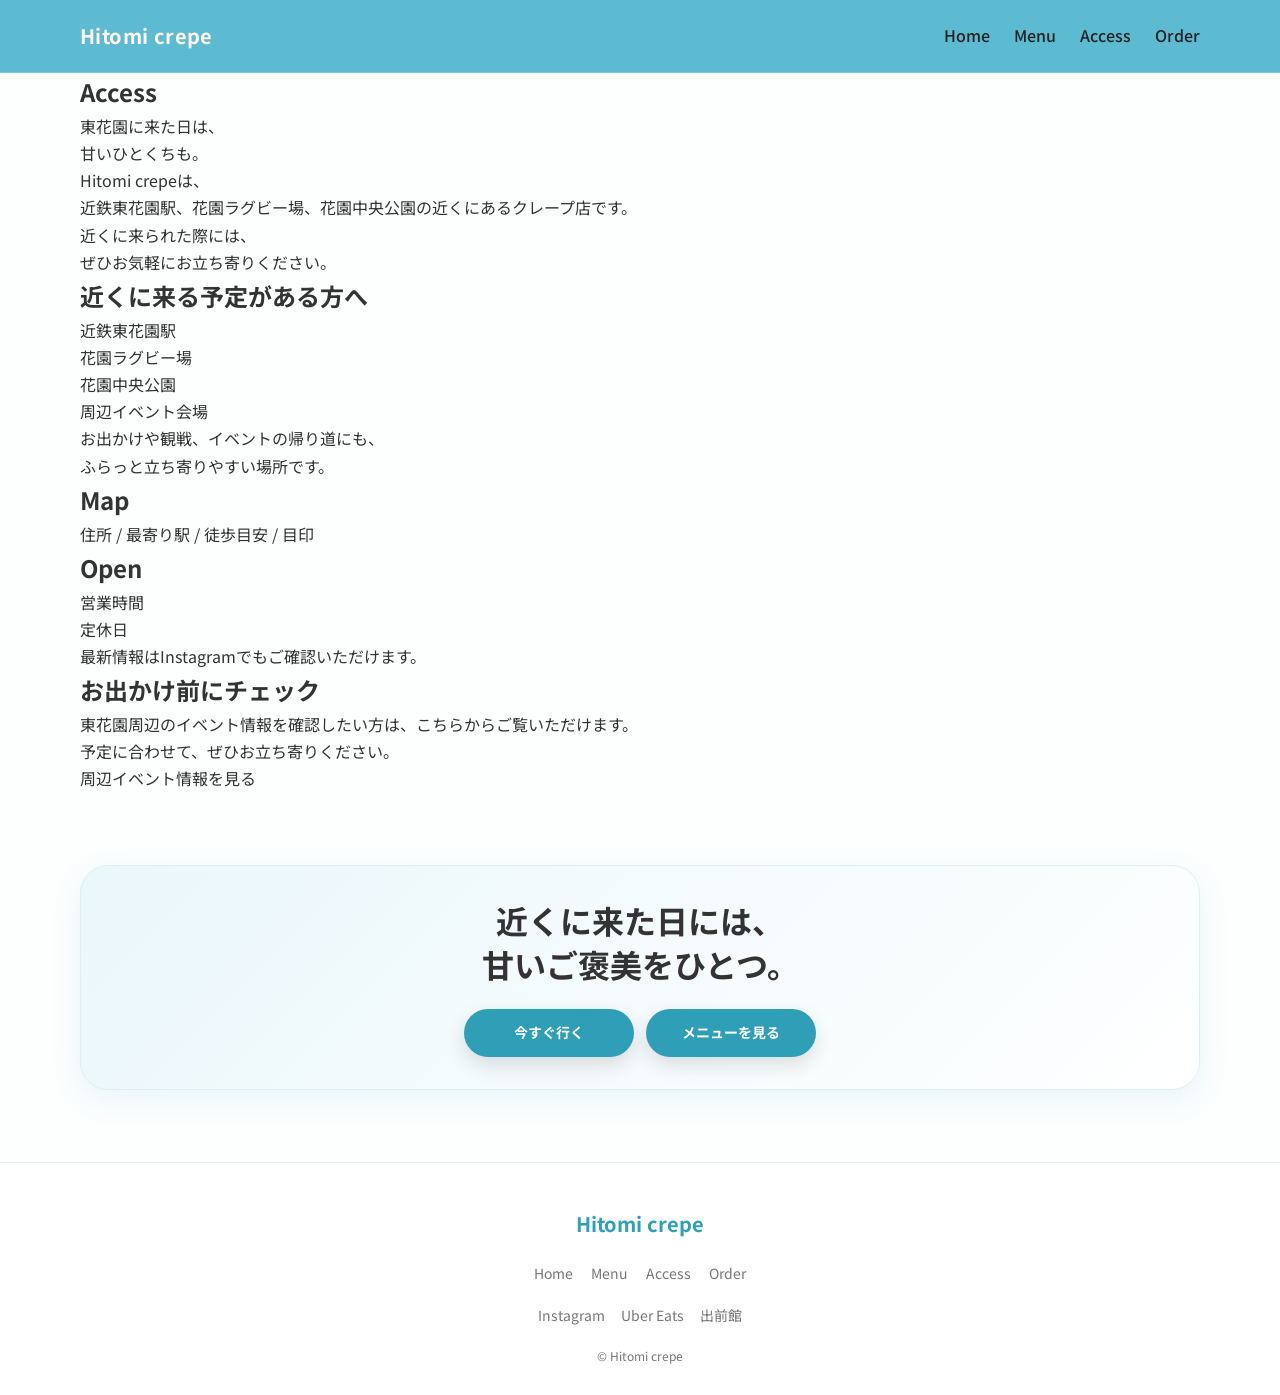
<file: access.html>
<!DOCTYPE html>
<html lang="ja">
<head>
  <meta charset="UTF-8">
  <meta name="viewport" content="width=device-width, initial-scale=1.0">
  <title>Hitomi crepe</title>
  <link rel="preconnect" href="https://fonts.googleapis.com">
  <link rel="preconnect" href="https://fonts.gstatic.com" crossorigin>
  <link href="https://fonts.googleapis.com/css2?family=Noto+Sans+JP:wght@400;500;700&display=swap" rel="stylesheet">
  <link rel="stylesheet" href="css/style.css">
</head>
<body>

  <!-- header -->
<header class="site-header">
  <div class="container site-header__inner">
    <a href="index.html" class="site-logo">Hitomi crepe</a>

   <!-- ハンバーガー -->
    <button class="menu-toggle" type="button" aria-label="メニューを開く">
      <span></span>
      <span></span>
      <span></span>
    </button>

    <!-- ナビ -->
    <nav class="site-nav" aria-label="メインナビゲーション">
      <ul class="site-nav__list">
        <li><a href="index.html">Home</a></li>
        <li><a href="menu.html">Menu</a></li>
        <li><a href="access.html">Access</a></li>
        <li><a href="order.html">Order</a></li>
      </ul>
    </nav>
  </div>
</header>

  <main>

  <section class="page-hero">
    <div class="container">
      <h1>Access</h1>
      <p>
        東花園に来た日は、<br>
        甘いひとくちも。
      </p>
    </div>
  </section>

  <section class="access-about">
    <div class="container">
      <p>
        Hitomi crepeは、<br>
        近鉄東花園駅、花園ラグビー場、花園中央公園の近くにあるクレープ店です。
      </p>
      <p>
        近くに来られた際には、<br>
        ぜひお気軽にお立ち寄りください。
      </p>
    </div>
  </section>

  <section class="access-spot">
    <div class="container">
      <h2>近くに来る予定がある方へ</h2>
      <ul>
        <li>近鉄東花園駅</li>
        <li>花園ラグビー場</li>
        <li>花園中央公園</li>
        <li>周辺イベント会場</li>
      </ul>
      <p>
        お出かけや観戦、イベントの帰り道にも、<br>
        ふらっと立ち寄りやすい場所です。
      </p>
    </div>
  </section>

  <section class="access-map">
    <div class="container">
      <h2>Map</h2>
      <p>住所 / 最寄り駅 / 徒歩目安 / 目印</p>
      <!-- ここにGoogleマップや地図画像 -->
    </div>
  </section>

  <section class="access-open">
    <div class="container">
      <h2>Open</h2>
      <p>営業時間</p>
      <p>定休日</p>
      <p>最新情報はInstagramでもご確認いただけます。</p>
    </div>
  </section>

  <section class="access-event">
    <div class="container">
      <h2>お出かけ前にチェック</h2>
      <p>
        東花園周辺のイベント情報を確認したい方は、こちらからご覧いただけます。<br>
        予定に合わせて、ぜひお立ち寄りください。
      </p>
      <a href="#">周辺イベント情報を見る</a>
    </div>
  </section>

  <section class="final-cta">
    <div class="container">
      <p>
        近くに来た日には、<br>
        甘いご褒美をひとつ。
      </p>

      <div class="cta-links">
        <a href="#">今すぐ行く</a>
        <a href="menu.html">メニューを見る</a>
      </div>
    </div>
  </section>

  </main>

  <!-- footer -->
  <footer class="site-footer">
    <div class="container site-footer__inner">
      <a href="index.html" class="site-footer__logo">Hitomi crepe</a>

      <nav class="footer-nav" aria-label="フッターナビゲーション">
        <ul class="footer-nav__list">
          <li><a href="index.html">Home</a></li>
          <li><a href="menu.html">Menu</a></li>
          <li><a href="access.html">Access</a></li>
          <li><a href="order.html">Order</a></li>
        </ul>
      </nav>

      <div class="site-footer__links">
        <a href="#">Instagram</a>
        <a href="#">Uber Eats</a>
        <a href="#">出前館</a>
      </div>

      <p class="site-footer__copy">&copy; Hitomi crepe</p>
    </div>
  </footer>
  
<script src="js/main.js"></script>

</body>
</html>
</file>
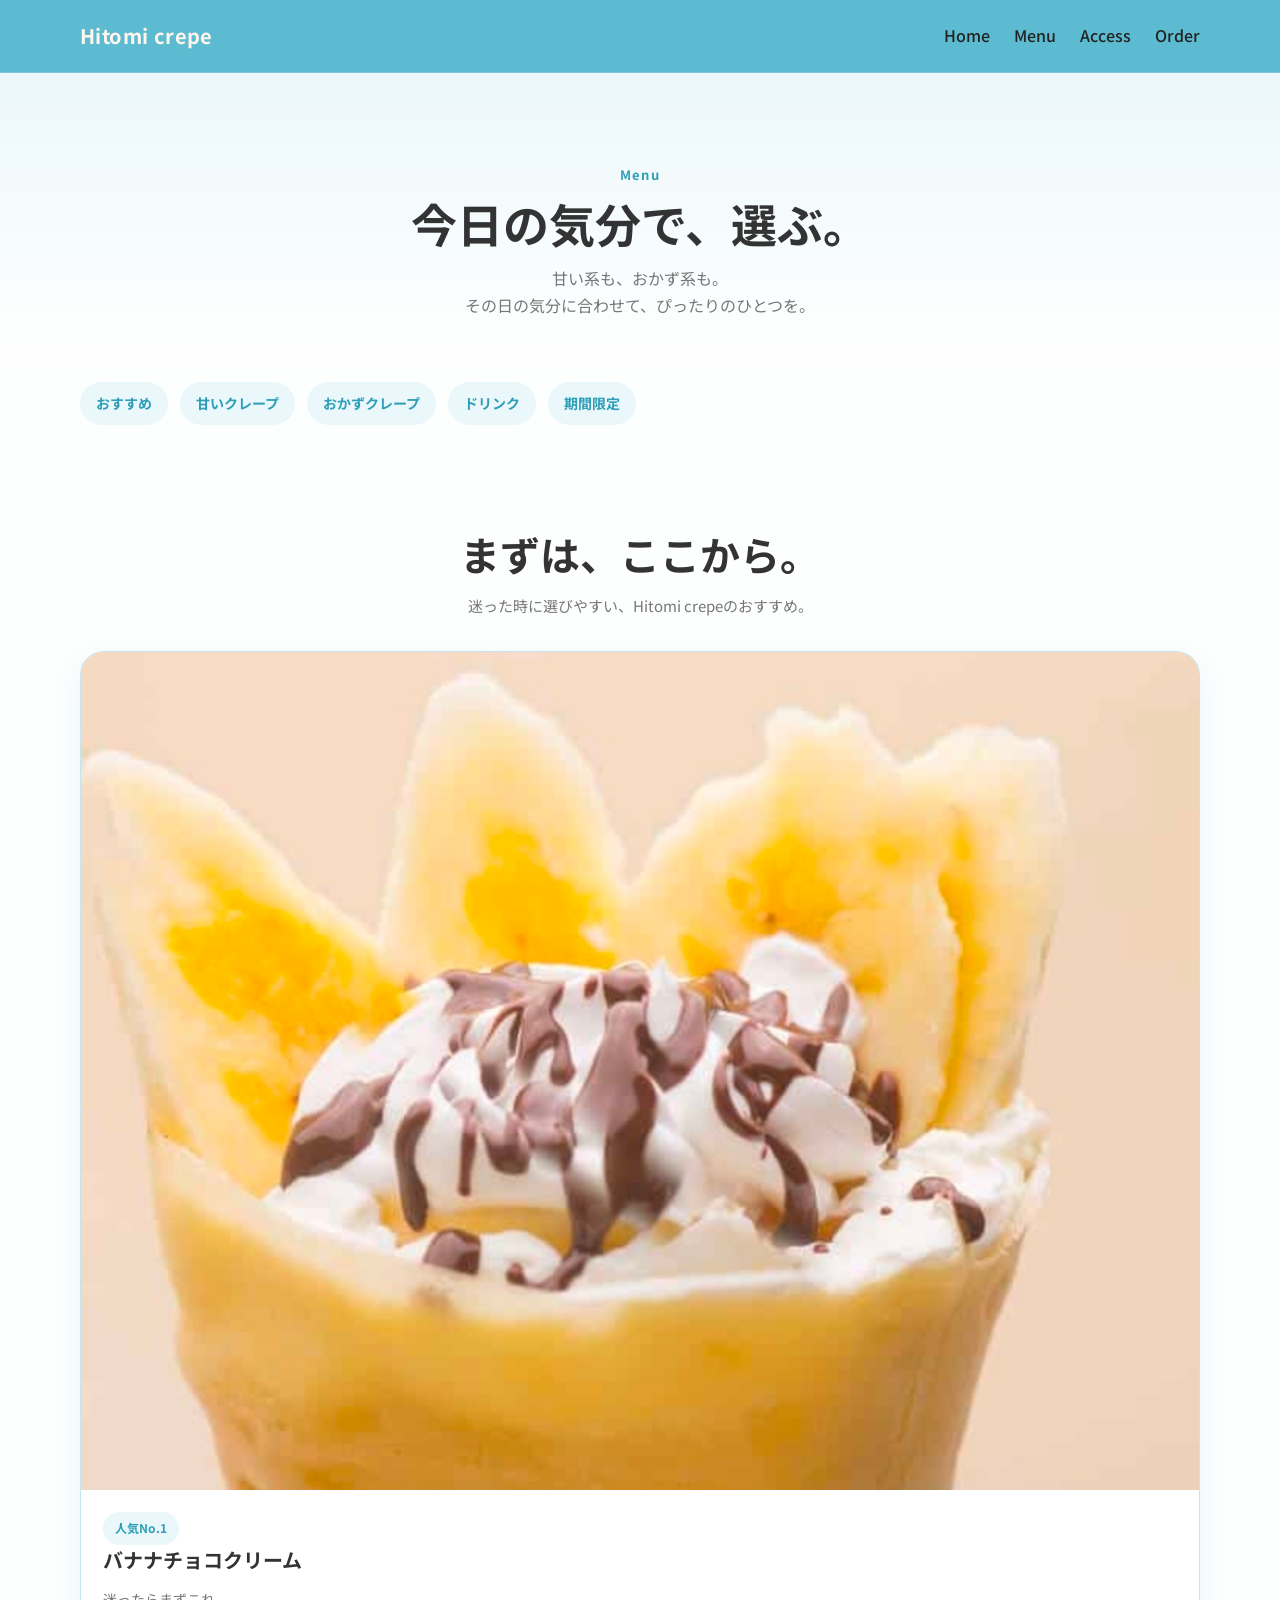
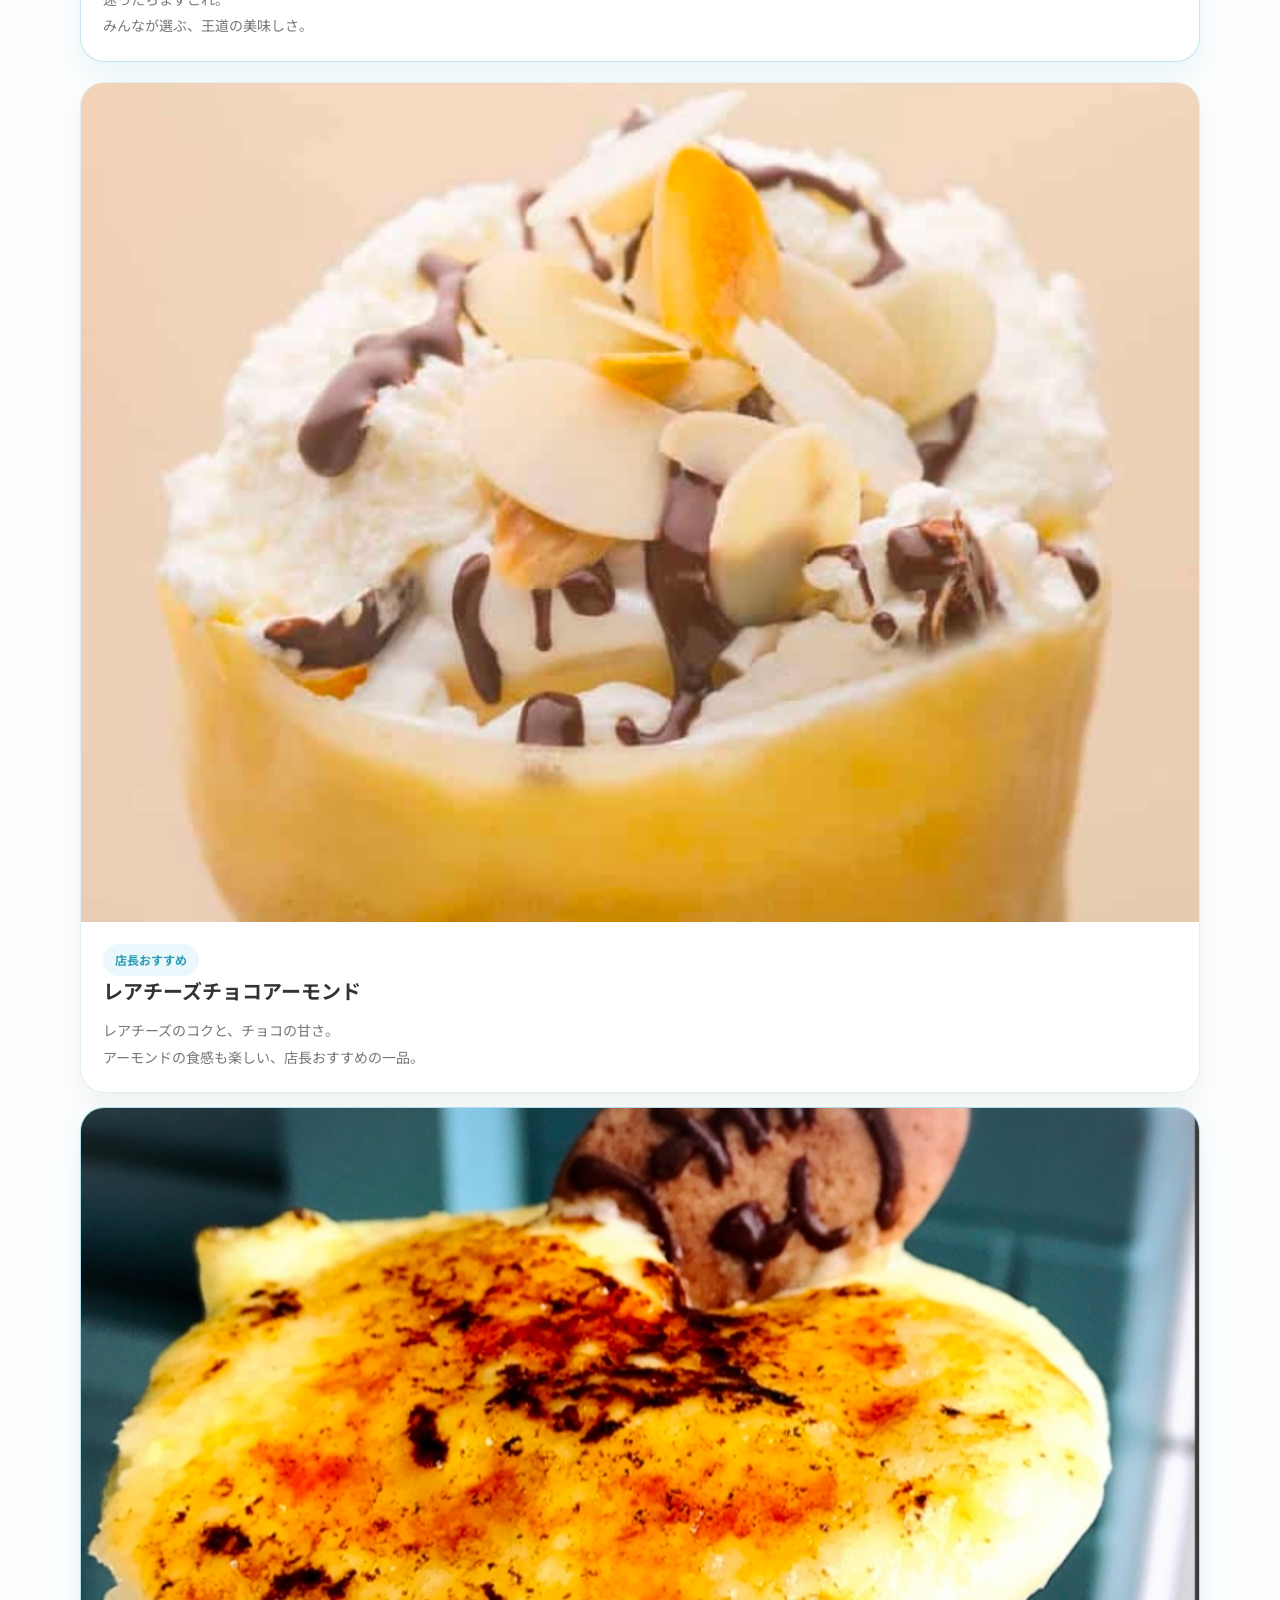
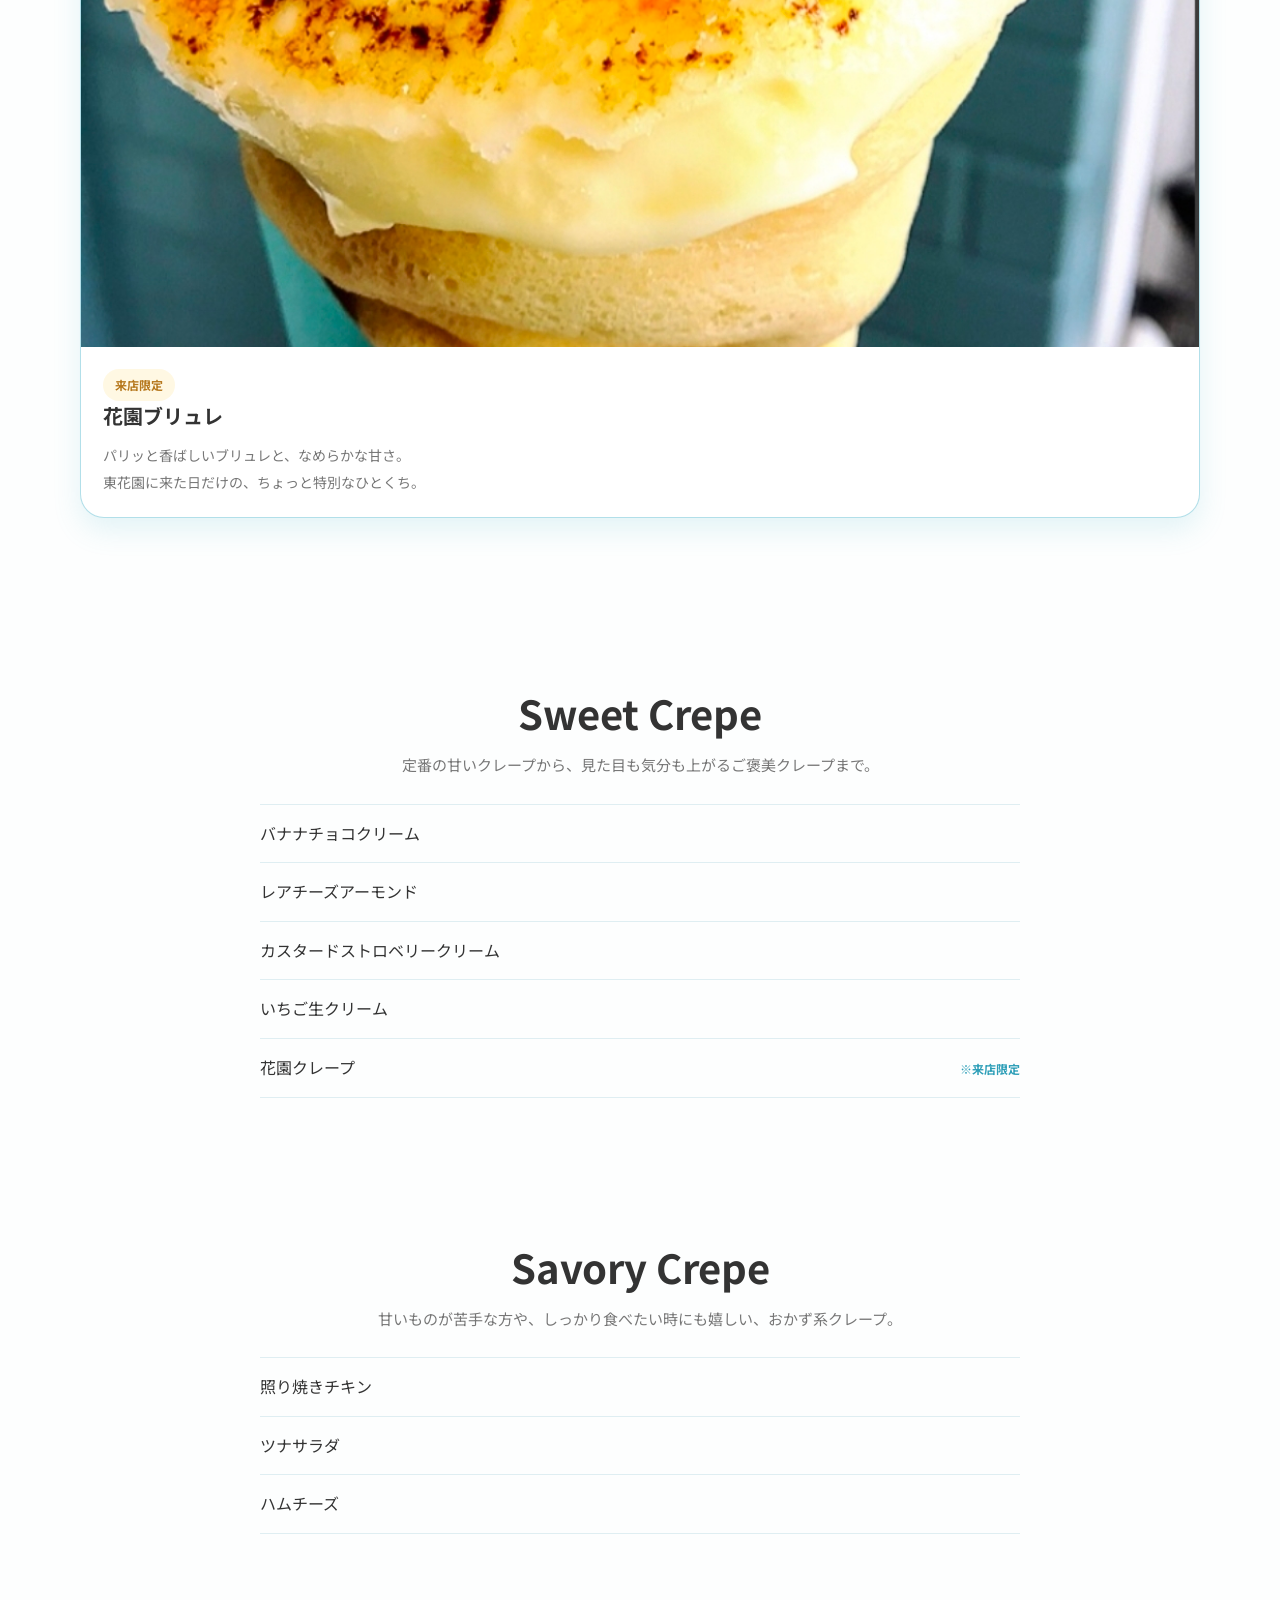
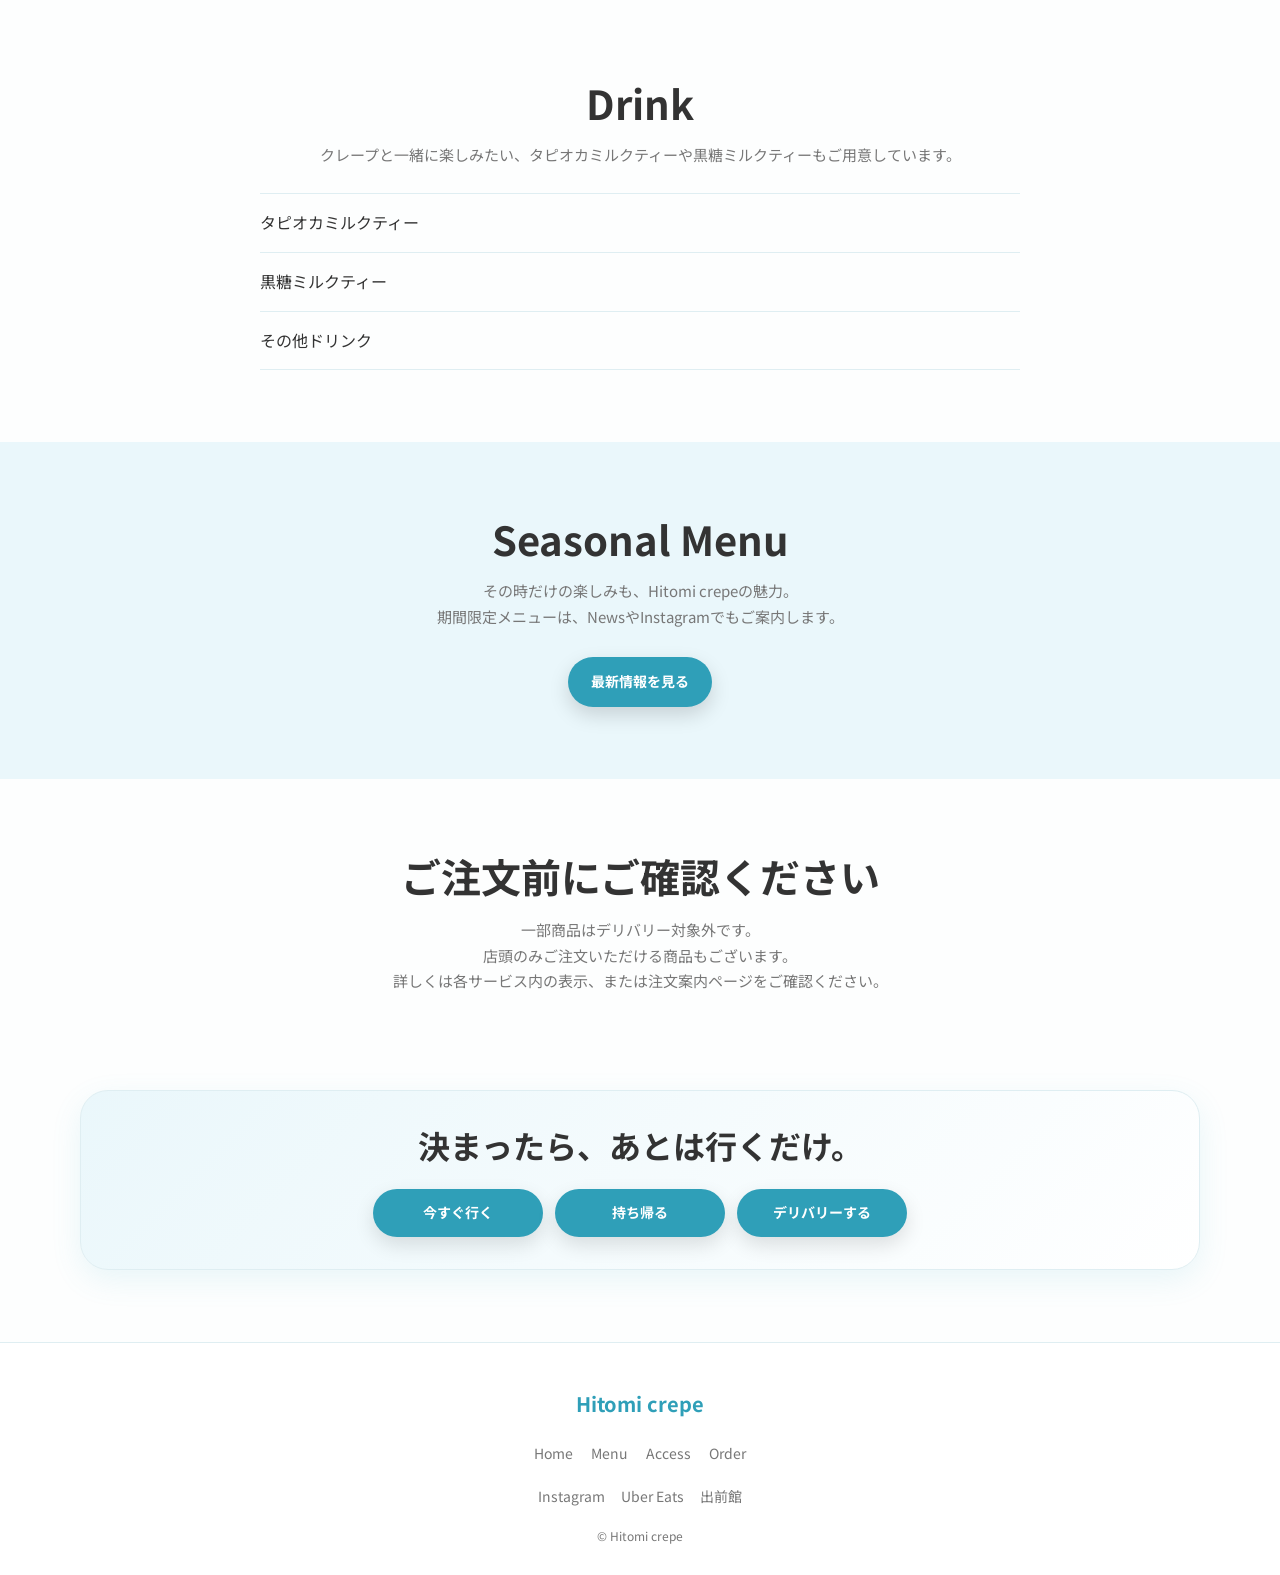
<file: menu.html>
<!DOCTYPE html>
<html lang="ja">
<head>
  <meta charset="UTF-8">
  <meta name="viewport" content="width=device-width, initial-scale=1.0">
  <title>Menu | Hitomi crepe</title>
  <link rel="preconnect" href="https://fonts.googleapis.com">
  <link rel="preconnect" href="https://fonts.gstatic.com" crossorigin>
  <link href="https://fonts.googleapis.com/css2?family=Noto+Sans+JP:wght@400;500;700&display=swap" rel="stylesheet">
  <link rel="stylesheet" href="css/style.css">
  <link rel="stylesheet" href="css/menu.css">
</head>
<body>

  <!-- header -->
  <header class="site-header">
    <div class="container site-header__inner">
      <a href="index.html" class="site-logo">Hitomi crepe</a>

      <!-- ハンバーガー -->
      <button class="menu-toggle" type="button" aria-label="メニューを開く">
        <span></span>
        <span></span>
        <span></span>
      </button>

      <!-- ナビ -->
      <nav class="site-nav" aria-label="メインナビゲーション">
        <ul class="site-nav__list">
          <li><a href="index.html">Home</a></li>
          <li><a href="menu.html">Menu</a></li>
          <li><a href="access.html">Access</a></li>
          <li><a href="order.html">Order</a></li>
        </ul>
      </nav>
    </div>
  </header>

  <div class="nav-overlay"></div>

  <main>

    <!-- page hero -->
    <section class="page-hero">
      <div class="container">
        <p class="page-hero__label">Menu</p>
        <h1 class="page-hero__title">今日の気分で、選ぶ。</h1>
        <p class="page-hero__text">
          甘い系も、おかず系も。<br>
          その日の気分に合わせて、ぴったりのひとつを。
        </p>
      </div>
    </section>

    <!-- category nav -->
    <section class="menu-category">
      <div class="container">
        <div class="category-list">
          <a href="#highlight">おすすめ</a>
          <a href="#sweet">甘いクレープ</a>
          <a href="#savory">おかずクレープ</a>
          <a href="#drink">ドリンク</a>
          <a href="#seasonal">期間限定</a>
        </div>
      </div>
    </section>

    <!-- highlight -->
    <section id="highlight" class="menu-highlight">
      <div class="container">
        <h2>まずは、ここから。</h2>
        <p class="section-lead">
          迷った時に選びやすい、Hitomi crepeのおすすめ。
        </p>

        <div class="card-grid">
          <article class="card">
  <div class="card__image">
    <img src="images/menu/banana-choco-cream.jpg" alt="">
  </div>

  <div class="card__body">
    <span class="card__badge">人気No.1</span>

    <h3 class="card__title">
      バナナチョコクリーム
    </h3>

    <p class="card__text">
      迷ったらまずこれ。<br>
      みんなが選ぶ、王道の美味しさ。
    </p>
  </div>
</article>

         <article class="card">
  <div class="card__image">
    <img src="images/menu/rarecheese-choco-almond.jpg" alt="レアチーズチョコアーモンド">
  </div>

  <div class="card__body">
    <span class="card__badge">店長おすすめ</span>

    <h3 class="card__title">
      レアチーズチョコアーモンド
    </h3>

    <p class="card__text">
      レアチーズのコクと、チョコの甘さ。<br>
      アーモンドの食感も楽しい、店長おすすめの一品。
    </p>
  </div>
</article>

          <article class="card">
  <div class="card__image">
    <img src="images/menu/hanazono-brulee.jpg" alt="花園ブリュレ">
  </div>

  <div class="card__body">
    <span class="card__badge">来店限定</span>

    <h3 class="card__title">
      花園ブリュレ
    </h3>

    <p class="card__text">
      パリッと香ばしいブリュレと、なめらかな甘さ。<br>
      東花園に来た日だけの、ちょっと特別なひとくち。
    </p>
  </div>
</article>
        </div>
      </div>
    </section>

    <!-- sweet -->
    <section id="sweet" class="menu-section">
      <div class="container">
        <h2>Sweet Crepe</h2>
        <p class="section-lead">
          定番の甘いクレープから、見た目も気分も上がるご褒美クレープまで。
        </p>

        <ul class="menu-list">
          <li>バナナチョコクリーム</li>
          <li>レアチーズアーモンド</li>
          <li>カスタードストロベリークリーム</li>
          <li>いちご生クリーム</li>
          <li>花園クレープ <span class="menu-note-inline">※来店限定</span></li>
        </ul>
      </div>
    </section>

    <!-- savory -->
    <section id="savory" class="menu-section">
      <div class="container">
        <h2>Savory Crepe</h2>
        <p class="section-lead">
          甘いものが苦手な方や、しっかり食べたい時にも嬉しい、おかず系クレープ。
        </p>

        <ul class="menu-list">
          <li>照り焼きチキン</li>
          <li>ツナサラダ</li>
          <li>ハムチーズ</li>
        </ul>
      </div>
    </section>

    <!-- drink -->
    <section id="drink" class="menu-section">
      <div class="container">
        <h2>Drink</h2>
        <p class="section-lead">
          クレープと一緒に楽しみたい、タピオカミルクティーや黒糖ミルクティーもご用意しています。
        </p>

        <ul class="menu-list">
          <li>タピオカミルクティー</li>
          <li>黒糖ミルクティー</li>
          <li>その他ドリンク</li>
        </ul>
      </div>
    </section>

    <!-- seasonal -->
    <section id="seasonal" class="menu-section menu-section--soft">
      <div class="container">
        <h2>Seasonal Menu</h2>
        <p class="section-lead">
          その時だけの楽しみも、Hitomi crepeの魅力。<br>
          期間限定メニューは、NewsやInstagramでもご案内します。
        </p>

        <a href="#" class="section-btn">最新情報を見る</a>
      </div>
    </section>

    <!-- note -->
    <section class="menu-note">
      <div class="container">
        <h2>ご注文前にご確認ください</h2>
        <p>
          一部商品はデリバリー対象外です。<br>
          店頭のみご注文いただける商品もございます。<br>
          詳しくは各サービス内の表示、または注文案内ページをご確認ください。
        </p>
      </div>
    </section>

    <!-- final cta -->
    <section class="final-cta">
      <div class="container">
        <p>決まったら、あとは行くだけ。</p>

        <div class="cta-links">
          <a href="access.html">今すぐ行く</a>
          <a href="order.html">持ち帰る</a>
          <a href="order.html">デリバリーする</a>
        </div>
      </div>
    </section>

  </main>

  <!-- footer -->
  <footer class="site-footer">
    <div class="container site-footer__inner">
      <a href="index.html" class="site-footer__logo">Hitomi crepe</a>

      <nav class="footer-nav" aria-label="フッターナビゲーション">
        <ul class="footer-nav__list">
          <li><a href="index.html">Home</a></li>
          <li><a href="menu.html">Menu</a></li>
          <li><a href="access.html">Access</a></li>
          <li><a href="order.html">Order</a></li>
        </ul>
      </nav>

      <div class="site-footer__links">
        <a href="#">Instagram</a>
        <a href="#">Uber Eats</a>
        <a href="#">出前館</a>
      </div>

      <p class="site-footer__copy">&copy; Hitomi crepe</p>
    </div>
  </footer>

  <script src="js/main.js"></script>
</body>
</html>
</file>
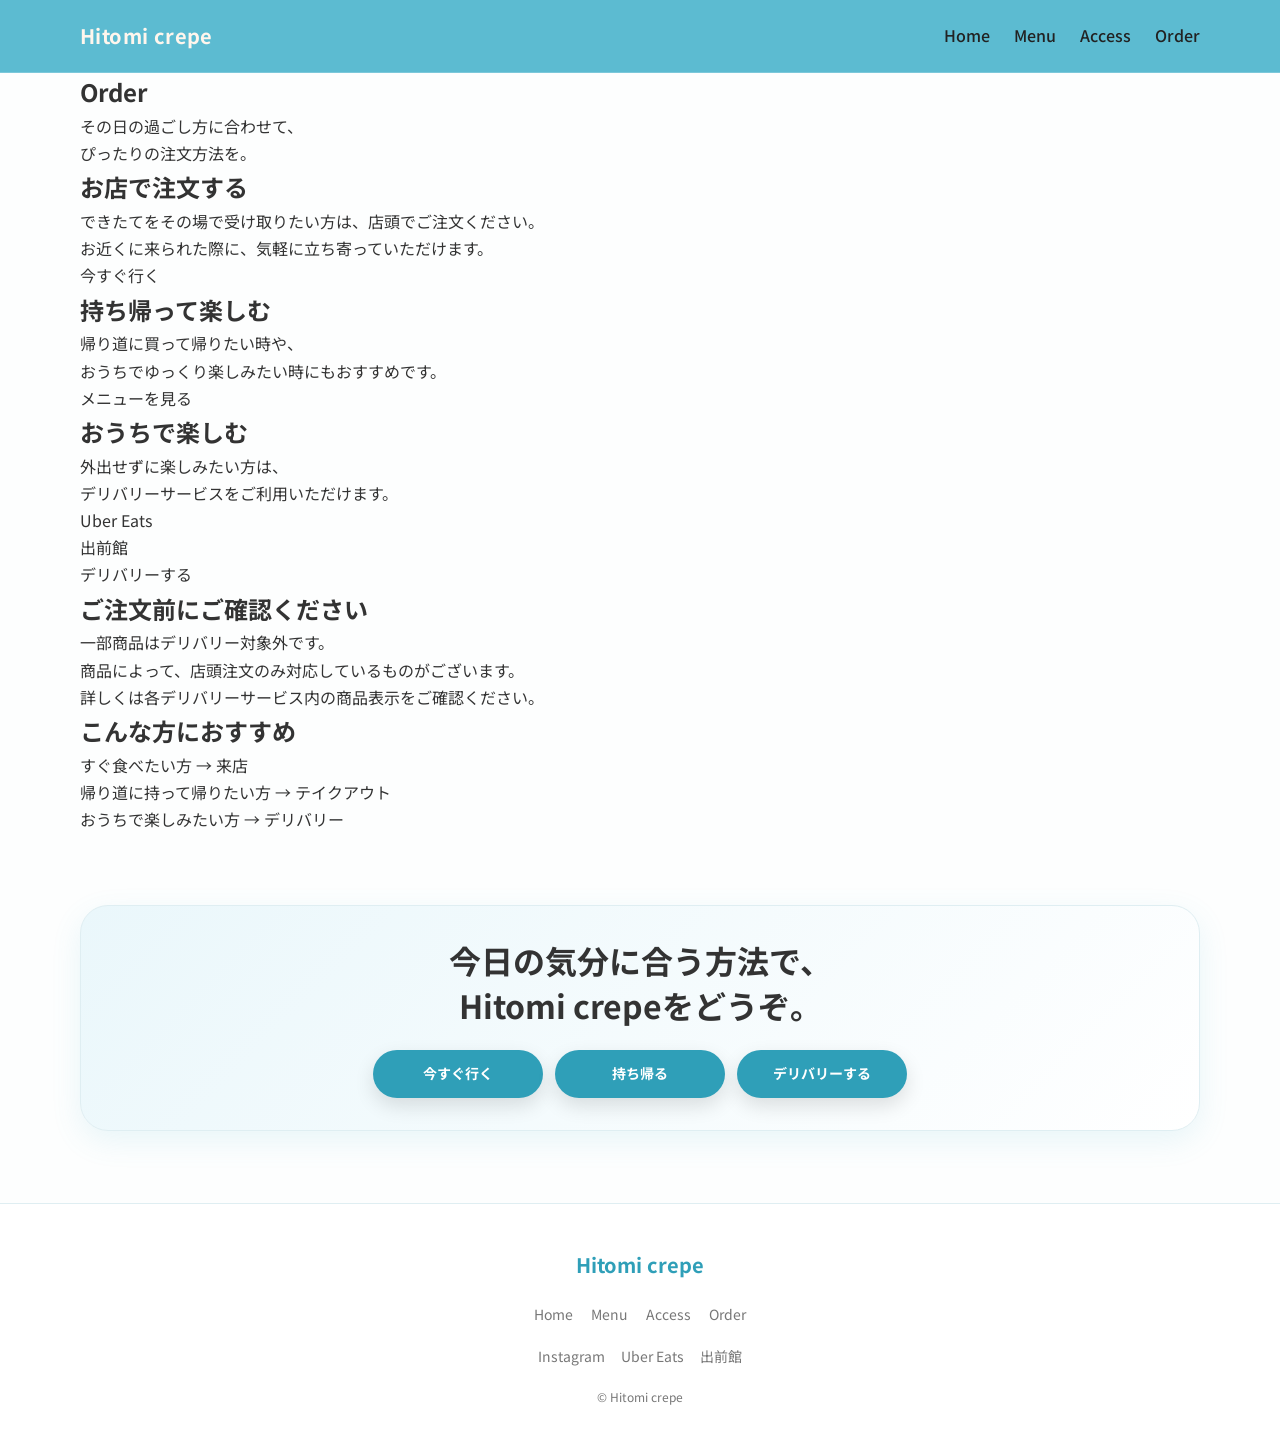
<file: order.html>
<!DOCTYPE html>
<html lang="ja">
<head>
  <meta charset="UTF-8">
  <meta name="viewport" content="width=device-width, initial-scale=1.0">
  <title>Hitomi crepe</title>
  <link rel="preconnect" href="https://fonts.googleapis.com">
  <link rel="preconnect" href="https://fonts.gstatic.com" crossorigin>
  <link href="https://fonts.googleapis.com/css2?family=Noto+Sans+JP:wght@400;500;700&display=swap" rel="stylesheet">
  <link rel="stylesheet" href="css/style.css">
</head>
<body>

  <!-- header -->
<header class="site-header">
  <div class="container site-header__inner">
    <a href="index.html" class="site-logo">Hitomi crepe</a>

   <!-- ハンバーガー -->
    <button class="menu-toggle" type="button" aria-label="メニューを開く">
      <span></span>
      <span></span>
      <span></span>
    </button>

    <!-- ナビ -->
    <nav class="site-nav" aria-label="メインナビゲーション">
      <ul class="site-nav__list">
        <li><a href="index.html">Home</a></li>
        <li><a href="menu.html">Menu</a></li>
        <li><a href="access.html">Access</a></li>
        <li><a href="order.html">Order</a></li>
      </ul>
    </nav>
  </div>
</header>

  <main>

  <section class="page-hero">
    <div class="container">
      <h1>Order</h1>
      <p>
        その日の過ごし方に合わせて、<br>
        ぴったりの注文方法を。
      </p>
    </div>
  </section>

  <section class="order-shop">
    <div class="container">
      <h2>お店で注文する</h2>
      <p>
        できたてをその場で受け取りたい方は、店頭でご注文ください。<br>
        お近くに来られた際に、気軽に立ち寄っていただけます。
      </p>
      <a href="access.html">今すぐ行く</a>
    </div>
  </section>

  <section class="order-takeout">
    <div class="container">
      <h2>持ち帰って楽しむ</h2>
      <p>
        帰り道に買って帰りたい時や、<br>
        おうちでゆっくり楽しみたい時にもおすすめです。
      </p>
      <a href="menu.html">メニューを見る</a>
    </div>
  </section>

  <section class="order-delivery">
    <div class="container">
      <h2>おうちで楽しむ</h2>
      <p>
        外出せずに楽しみたい方は、<br>
        デリバリーサービスをご利用いただけます。
      </p>
      <ul>
        <li>Uber Eats</li>
        <li>出前館</li>
      </ul>
      <a href="#">デリバリーする</a>
    </div>
  </section>

  <section class="order-note">
    <div class="container">
      <h2>ご注文前にご確認ください</h2>
      <p>
        一部商品はデリバリー対象外です。<br>
        商品によって、店頭注文のみ対応しているものがございます。<br>
        詳しくは各デリバリーサービス内の商品表示をご確認ください。
      </p>
    </div>
  </section>

  <section class="order-guide">
    <div class="container">
      <h2>こんな方におすすめ</h2>
      <ul>
        <li>すぐ食べたい方 → 来店</li>
        <li>帰り道に持って帰りたい方 → テイクアウト</li>
        <li>おうちで楽しみたい方 → デリバリー</li>
      </ul>
    </div>
  </section>

  <section class="final-cta">
    <div class="container">
      <p>
        今日の気分に合う方法で、<br>
        Hitomi crepeをどうぞ。
      </p>

      <div class="cta-links">
        <a href="access.html">今すぐ行く</a>
        <a href="menu.html">持ち帰る</a>
        <a href="#">デリバリーする</a>
      </div>
    </div>
  </section>

  </main>

  <!-- footer -->
  <footer class="site-footer">
    <div class="container site-footer__inner">
      <a href="index.html" class="site-footer__logo">Hitomi crepe</a>

      <nav class="footer-nav" aria-label="フッターナビゲーション">
        <ul class="footer-nav__list">
          <li><a href="index.html">Home</a></li>
          <li><a href="menu.html">Menu</a></li>
          <li><a href="access.html">Access</a></li>
          <li><a href="order.html">Order</a></li>
        </ul>
      </nav>

      <div class="site-footer__links">
        <a href="#">Instagram</a>
        <a href="#">Uber Eats</a>
        <a href="#">出前館</a>
      </div>

      <p class="site-footer__copy">&copy; Hitomi crepe</p>
    </div>
  </footer>
  
<script src="js/main.js"></script>

</body>
</html>
</file>
<file: css/style.css>
/* =========================
   Hitomi crepe / style.css
========================= */

/* =========================
   reset
========================= */
*,
*::before,
*::after{
  box-sizing: border-box;
}

html{
  scroll-behavior: smooth;
}

body{
  margin: 0;
  font-family: "Noto Sans JP", sans-serif;
  color: var(--color-text);
  background: var(--color-bg);
  line-height: 1.7;
}

img{
  display: block;
  max-width: 100%;
  height: auto;
}

a{
  color: inherit;
  text-decoration: none;
}

ul{
  margin: 0;
  padding: 0;
  list-style: none;
}

h1,h2,h3,p{
  margin: 0;
}

/* =========================
   root
========================= */
:root{
  --color-main: #54B8CF;
  --color-main-light: #EAF7FB;
  --color-main-deep: #2F9FB8;
  --color-accent: #FF8FB1;

  --color-white: #ffffff;
  --color-bg: #fdfefe;
  --color-text: #333333;
  --color-subtext: #777777;
  --color-border: #dfeef2;

  --shadow-soft: 0 10px 30px rgba(84, 184, 207, 0.12);
  --shadow-card: 0 8px 24px rgba(0, 0, 0, 0.06);

  --radius-sm: 12px;
  --radius-md: 18px;
  --radius-lg: 28px;
  --radius-pill: 999px;

  --container: 1120px;
  --section-space: 72px;
}

/* =========================
   utility
========================= */
.container{
  width: min(100% - 32px, var(--container));
  margin-inline: auto;
}

/* =========================
   button
========================= */
.btn,
.section-btn{
  display: inline-flex;
  align-items: center;
  justify-content: center;
  min-height: 48px;
  padding: 12px 22px;
  border-radius: var(--radius-pill);
  background: var(--color-main-deep);
  color: #fff;
  font-size: 14px;
  font-weight: 700;
  border: 1px solid transparent;
  transition: .25s ease;
  box-shadow: 0 8px 20px rgba(0,0,0,0.15);
}

.btn:hover,
.section-btn:hover{
  opacity: .9;
  transform: translateY(-1px);
}

.btn--ghost{
  background: transparent;
  color: var(--color-main-deep);
  border-color: var(--color-main);
}

.btn--accent{
  background: var(--color-accent);
}

.btn--header{
  min-height: 42px;
  padding: 10px 18px;
  font-size: 13px;
  box-shadow: none;
}

/* =========================
   fixed header offset
========================= */
main{
  padding-top: 72px;
}

/* =========================
   Header
========================= */
.site-header{
  position: fixed;
  top: 0;
  width: 100%;
  z-index: 1000;

  background: rgba(84, 184, 207, 0.95);
  backdrop-filter: blur(10px);

  border-bottom: 1px solid rgba(255,255,255,0.2);

  /* ここ強化 */
  transition: 
    background 0.6s ease,
    border-color 0.6s ease,
    backdrop-filter 0.6s ease;
}

.site-header.is-scrolled{
  background: rgba(255,246,237,0.95);
  border-bottom: 1px solid rgba(0,0,0,0.05);
}

/* ロゴ（ブラウン） */
.site-header.is-scrolled .site-logo{
  color: #5a463a;
}

/* ハンバーガー（ブラウン） */
.site-header.is-scrolled .menu-toggle span{
  background: #5a463a;
}

.site-header__inner{
  display: flex;
  align-items: center;
  justify-content: space-between;
  min-height: 72px;
}

.site-logo{
  font-size: 20px;
  font-weight: 700;
  color: #FFF6ED;
  letter-spacing: 0.02em;
}

/* ハンバーガー */
.menu-toggle{
  width: 44px;
  height: 44px;
  padding: 0;
  border: 0;
  background: transparent;
  display: flex;
  flex-direction: column;
  justify-content: center;
  gap: 6px;
  cursor: pointer;
  z-index: 1100;
}

.menu-toggle span{
  display: block;
  width: 26px;
  height: 2px;
  margin: 0 auto;
  background: #FFF6ED;
  border-radius: 999px;
  transition: transform 0.3s ease, opacity 0.3s ease;
}

.menu-toggle.is-open span:nth-child(1){
  transform: translateY(8px) rotate(45deg);
}

.menu-toggle.is-open span:nth-child(2){
  opacity: 0;
}

.menu-toggle.is-open span:nth-child(3){
  transform: translateY(-8px) rotate(-45deg);
}

/* スクロール停止 */
.no-scroll{
  overflow: hidden;
}

/* オーバーレイ */
.nav-overlay{
  position: fixed;
  inset: 0;
  background: rgba(0,0,0,0.4);
  opacity: 0;
  pointer-events: none;
  transition: 0.3s;
  z-index: 900;
}

.nav-overlay.is-open{
  opacity: 1;
  pointer-events: auto;
}

/* モバイルナビ */
.site-nav{
  position: fixed;
  top: 72px;
  right: -100%;
  width: min(78vw, 320px);
  height: calc(100vh - 72px);
  background: rgba(255,246,237,0.9);
  padding: 28px 20px;
  box-shadow: -8px 0 24px rgba(0, 0, 0, 0.08);
  transition: right 0.3s ease;
  z-index: 1001;
}

.site-nav.is-open{
  right: 0;
}

.site-nav__list{
  margin: 0;
  padding: 0;
}

.site-nav__list li + li{
  margin-top: 18px;
}

.site-nav__list a{
  color: #222;
  font-size: 16px;
  font-weight: 500;
}

/* =========================
   Hero
========================= */

.hero{
  position: relative;
  height: 80vh;
  min-height: 520px;
  overflow: hidden;
  padding: 110px 0 90px;
}

/* 画像 */
.hero__image{
  position: absolute;
  inset: 0;
}

.hero__image img{
  width: 100%;
  height: 100%;
  object-fit: cover;
}

/* 繋ぎ演出*/
.hero::before{
  content: "";
  position: absolute;
  left: 0;
  right: 0;
  bottom: -1px;
  height: 70px;
  z-index: 1;
  pointer-events: none;

  background: linear-gradient(
    to bottom,
    rgba(253,254,254,0) 0%,
    rgba(253,254,254,0.6) 60%,
    rgba(253,254,254,0.9) 100%
  );
}

/* 黒グラデ */
.hero::after{
  content: "";
  position: absolute;
  inset: 0;
  background: linear-gradient(
  to bottom,
  rgba(0,0,0,0.08),
  rgba(0,0,0,0.35)
);
}

/* コンテンツ */
.hero__content{
  position: absolute;
  bottom: 60px;
  left: 20px;
  right: 20px;
  color: #fff;
  z-index: 2;
}

/* キャッチ */
.hero-lead{
  max-width: 12em;
  font-size: clamp(28px, 5vw, 44px);
  line-height: 1.35;
  font-weight: 700;
  letter-spacing: -0.01em;
}

/* サブ */
.hero-text{
  margin-top: 12px;
  font-size: 14px;
  color: rgba(255,255,255,0.85);
}

/* 注釈 */
.hero-note{
  margin-top: 8px;
  font-size: 12px;
  color: rgba(255,255,255,0.7);
}

.hero-cta{
  margin-top: 18px;
}

/* =========================
   story
========================= */
.story{
  padding: 60px 0 var(--section-space);
  margin-top: -30px;
  position: relative;
  z-index: 2;
  background: linear-gradient(
    to bottom,
    rgba(253,254,254,0.6),
    rgba(253,254,254,1)
  );
}

.story-empathy{
  text-align: center;
  max-width: 720px;
  margin: 0 auto;
}

.story-lead{
  font-size: clamp(22px, 3vw, 28px);
  font-weight: 600;
  line-height: 1.8;
  letter-spacing: 0.02em;
}

.story-text{
  margin-top: 14px;
  font-size: 18px;
  line-height: 1.9;
  color: var(--color-subtext);
}

.story-image{
  margin: 40px 0;
}

.story-image img{
  width: 100%;
  border-radius: var(--radius-lg);
}

.story-flow{
  max-width: 680px;
  margin: 0 auto;
}

.story-step{
  margin-top: 48px;
}

.story-step h2{
  font-size: 20px;
  line-height: 1.5;
}

.story-step p{
  margin-top: 10px;
  font-size: 15px;
  color: var(--color-subtext);
}

.story .section-btn{
  display: table;
  margin: 28px auto 0;
}

/* =========================
   section heading
========================= */
.section-lead{
  margin-top: 14px;
  text-align: center;
  font-size: 15px;
  color: var(--color-subtext);
}

.experience h2,
.event h2,
.popular h2,
.concept h2{
  font-size: clamp(28px, 4vw, 40px);
  line-height: 1.25;
  font-weight: 700;
  text-align: center;
}

/* =========================
   experience
========================= */
.experience{
  padding: var(--section-space) 0;
}

.experience-list{
  display: grid;
  grid-template-columns: repeat(2, 1fr);
  gap: 20px;
  margin-top: 32px;
}

.experience-list article{
  padding: 24px 22px;
  background: #fff;
  border: 1px solid var(--color-border);
  border-radius: var(--radius-md);
  box-shadow: var(--shadow-card);
}

.experience-list h3{
  font-size: 18px;
  line-height: 1.45;
}

.experience-list p{
  margin-top: 10px;
  font-size: 14px;
  color: var(--color-subtext);
}

/* =========================
   event
========================= */
.event{
  padding: var(--section-space) 0;
  background: var(--color-main-light);
}

.event-list{
  display: grid;
  grid-template-columns: repeat(3, 1fr);
  gap: 20px;
  margin-top: 32px;
}

.event-list article{
  padding: 24px 22px;
  background: #fff;
  border: 1px solid var(--color-border);
  border-radius: var(--radius-md);
  box-shadow: var(--shadow-card);
}

.event-list h3{
  font-size: 18px;
  line-height: 1.45;
}

.event-list p{
  margin-top: 10px;
  font-size: 14px;
  color: var(--color-subtext);
}

/* =========================
   popular
========================= */
.popular{
  padding: var(--section-space) 0;
}

.popular-list{
  display: grid;
  grid-template-columns: repeat(2, 1fr);
  gap: 20px;
  margin-top: 32px;
}

.popular-list article{
  padding: 24px 22px;
  background: #fff;
  border: 1px solid var(--color-border);
  border-radius: var(--radius-md);
  box-shadow: var(--shadow-card);
}

.popular-list h3{
  font-size: 20px;
  line-height: 1.45;
}

.popular-list p{
  margin-top: 10px;
  font-size: 14px;
  color: var(--color-subtext);
}

.popular-badge{
  display: inline-block;
  margin-bottom: 10px;
  padding: 6px 10px;
  border-radius: var(--radius-pill);
  background: var(--color-main-light);
  color: var(--color-main-deep);
  font-size: 12px;
  font-weight: 700;
}

.popular-main{
  border-color: rgba(84, 184, 207, 0.35);
  box-shadow: 0 12px 28px rgba(84, 184, 207, 0.12);
}

.popular-special{
  border-color: rgba(84, 184, 207, 0.45);
  box-shadow: 0 12px 28px rgba(84, 184, 207, 0.16);
}

.popular .section-btn{
  display: table;
  margin: 28px auto 0;
}

.popular-note{
  margin-top: 14px;
  text-align: center;
  font-size: 14px;
  color: var(--color-subtext);
}

/* =========================
   menu link / access link
========================= */
.menu-link,
.access-link{
  padding: 56px 0;
}

.menu-link .container,
.access-link .container{
  padding: 28px 24px;
  border-radius: var(--radius-lg);
  background: linear-gradient(135deg, var(--color-main-light), #ffffff);
  border: 1px solid var(--color-border);
  text-align: center;
  box-shadow: var(--shadow-soft);
}

.menu-link p,
.access-link p{
  font-size: 20px;
  font-weight: 700;
  line-height: 1.6;
}

.menu-link a,
.access-link a{
  display: inline-flex;
  align-items: center;
  justify-content: center;
  min-height: 48px;
  padding: 12px 22px;
  margin-top: 18px;
  border-radius: var(--radius-pill);
  background: var(--color-main-deep);
  color: #fff;
  font-size: 14px;
  font-weight: 700;
  transition: .25s ease;
}

.menu-link a:hover,
.access-link a:hover{
  opacity: .9;
  transform: translateY(-1px);
}

/* =========================
   concept
========================= */
.concept{
  padding: var(--section-space) 0;
}

.concept .container{
  max-width: 760px;
  text-align: center;
}

.concept p{
  margin-top: 14px;
  font-size: 16px;
}

.concept p:last-child{
  color: var(--color-subtext);
}

/* =========================
   final cta
========================= */
.final-cta{
  padding: 72px 0;
}

.final-cta .container{
  padding: 32px 24px;
  border-radius: var(--radius-lg);
  background: linear-gradient(135deg, var(--color-main-light), #ffffff);
  border: 1px solid var(--color-border);
  text-align: center;
  box-shadow: var(--shadow-soft);
}

.final-cta p{
  font-size: clamp(22px, 3vw, 32px);
  line-height: 1.4;
  font-weight: 700;
}

.cta-links{
  display: flex;
  justify-content: center;
  flex-wrap: wrap;
  gap: 12px;
  margin-top: 22px;
}

.cta-links a{
  display: inline-flex;
  align-items: center;
  justify-content: center;
  min-height: 48px;
  min-width: 170px;
  padding: 12px 22px;
  border-radius: var(--radius-pill);
  background: var(--color-main-deep);
  color: #fff;
  font-size: 14px;
  font-weight: 700;
  transition: .25s ease;
  box-shadow: 0 8px 20px rgba(0,0,0,0.12);
}

.cta-links a:hover{
  opacity: .9;
  transform: translateY(-1px);
}

/* =========================
   footer
========================= */
.site-footer{
  padding: 44px 0 28px;
  background: #fff;
  border-top: 1px solid var(--color-border);
}

.site-footer__inner{
  display: grid;
  gap: 18px;
  justify-items: center;
  text-align: center;
}

.site-footer__logo{
  font-size: 20px;
  font-weight: 700;
  color: var(--color-main-deep);
}

.footer-nav__list{
  display: flex;
  flex-wrap: wrap;
  justify-content: center;
  gap: 18px;
}

.footer-nav__list a,
.site-footer__links a{
  font-size: 14px;
  color: var(--color-subtext);
}

.site-footer__links{
  display: flex;
  flex-wrap: wrap;
  gap: 16px;
}

.site-footer__copy{
  font-size: 12px;
  color: var(--color-subtext);
}

/* =========================
   responsive
========================= */
@media (min-width: 768px){
  .menu-toggle{
    display: none;
  }

  .site-nav{
    position: static;
    width: auto;
    height: auto;
    padding: 0;
    box-shadow: none;
    background: transparent;
  }

  .site-nav__list{
    display: flex;
    align-items: center;
    gap: 24px;
  }

  .site-nav__list li + li{
    margin-top: 0;
  }
}

@media (max-width: 900px){
  .experience-list,
  .event-list,
  .popular-list{
    grid-template-columns: 1fr;
  }
}

@media (max-width: 768px){
  :root{
    --section-space: 60px;
  }

  main{
    padding-top: 64px;
  }

  .site-header__inner{
    min-height: 64px;
  }

  .site-nav{
    top: 64px;
    height: calc(100vh - 64px);
  }

  .site-logo{
    font-size: 20px;
  }

  .hero{
    padding: 72px 0 60px;
  }

  .hero-lead{
    font-size: 34px;
  }

  .hero-text{
    font-size: 15px;
  }

  .empathy p{
    font-size: 16px;
  }

  .experience h2,
  .event h2,
  .popular h2,
  .concept h2{
    font-size: 28px;
  }

  .menu-link,
  .access-link{
    padding: 44px 0;
  }

  .menu-link p,
  .access-link p{
    font-size: 18px;
  }

  .final-cta .container{
    padding: 28px 18px;
  }
}
</file>
<file: css/menu.css>
/* =========================
   Menu page / menu.css
========================= */

/* =========================
   page hero
========================= */
.page-hero{
  padding: 88px 0 44px;
  background: linear-gradient(180deg, rgba(234,247,251,0.9) 0%, rgba(255,255,255,1) 100%);
}

.page-hero .container{
  max-width: 760px;
  text-align: center;
}

.page-hero__label{
  display: inline-block;
  margin-bottom: 10px;
  font-size: 13px;
  font-weight: 700;
  letter-spacing: .08em;
  color: var(--color-main-deep);
}

.page-hero__title{
  font-size: clamp(30px, 5vw, 46px);
  line-height: 1.2;
  font-weight: 700;
}

.page-hero__text{
  margin-top: 14px;
  font-size: 16px;
  color: var(--color-subtext);
}

/* =========================
   category nav
========================= */
.menu-category{
  padding: 18px 0 28px;
}

.category-list{
  display: flex;
  gap: 12px;
  overflow-x: auto;
  padding-bottom: 4px;
  -webkit-overflow-scrolling: touch;
  scrollbar-width: none;
}

.category-list::-webkit-scrollbar{
  display: none;
}

.category-list a{
  flex: 0 0 auto;
  display: inline-flex;
  align-items: center;
  justify-content: center;
  min-height: 42px;
  padding: 10px 16px;
  border-radius: var(--radius-pill);
  background: var(--color-main-light);
  color: var(--color-main-deep);
  font-size: 14px;
  font-weight: 700;
  white-space: nowrap;
  transition: .25s ease;
}

.category-list a:hover{
  background: rgba(84, 184, 207, 0.18);
  transform: translateY(-1px);
}

/* =========================
   section spacing
========================= */
.menu-highlight,
.menu-section,
.menu-note{
  padding: var(--section-space) 0;
}

/* =========================
   headings
========================= */
.menu-highlight h2,
.menu-section h2,
.menu-note h2{
  font-size: clamp(28px, 4vw, 40px);
  line-height: 1.25;
  font-weight: 700;
  text-align: center;
}

.menu-highlight .section-lead,
.menu-section .section-lead{
  max-width: 720px;
  margin: 14px auto 0;
  text-align: center;
  font-size: 15px;
  color: var(--color-subtext);
}

/* =========================
   highlight cards
========================= */
.menu-highlight .card-grid{
  margin-top: 32px;
  grid-template-columns: repeat(3, 1fr);
}

.menu-highlight .card{
  margin-bottom: 20px;
  height: 100%;
  overflow: hidden;
  border-radius: 24px;
  background: #fff;
  border: 1px solid var(--color-border);
  box-shadow: 0 10px 30px rgba(0,0,0,0.06);
}

.menu-highlight .card__image{
  aspect-ratio: 4 / 3;
  overflow: hidden;
}

.menu-highlight .card__image img{
  width: 100%;
  height: 100%;
  object-fit: cover;
  transition: transform .4s ease;
}

.menu-highlight .card:hover .card__image img{
  transform: scale(1.03);
}

.menu-highlight .card__body{
  padding: 22px;
  display: flex;
  flex-direction: column;
}

.menu-highlight .card__badge{
  display: inline-flex;
  align-items: center;
  width: fit-content;
  padding: 6px 12px;
  border-radius: 999px;

  background: var(--color-main-light);
  color: var(--color-main-deep);

  font-size: 12px;
  font-weight: 700;
}

.menu-highlight .card__title{
  font-size: 20px;
  line-height: 1.45;
}

.menu-highlight .card__text{
  margin-top: 12px;
  font-size: 14px;
  line-height: 1.9;
  color: var(--color-subtext);
}

.menu-highlight .card:first-child{
  border-color: rgba(84, 184, 207, 0.35);
  box-shadow: 0 12px 28px rgba(84, 184, 207, 0.12);
}

.menu-highlight .card:nth-child(3){
  border-color: rgba(84, 184, 207, 0.45);
  box-shadow: 0 12px 28px rgba(84, 184, 207, 0.16);
  transform: translateY(-6px);
}

.menu-highlight .card:nth-child(3) .card__badge{
  background: rgba(255, 214, 102, 0.18);
  color: #b7791f;
}

/* =========================
   menu section
========================= */
.menu-section{
  scroll-margin-top: 96px;
}

.menu-section--soft{
  background: var(--color-main-light);
}

.menu-list{
  max-width: 760px;
  margin: 26px auto 0;
  padding: 0;
}

.menu-list li{
  display: flex;
  align-items: baseline;
  justify-content: space-between;
  gap: 16px;
  padding: 16px 0;
  border-bottom: 1px solid var(--color-border);
  font-size: 16px;
  line-height: 1.6;
}

.menu-list li:first-child{
  border-top: 1px solid var(--color-border);
}

.menu-note-inline{
  display: inline-block;
  margin-left: 10px;
  font-size: 12px;
  font-weight: 700;
  color: var(--color-main-deep);
  white-space: nowrap;
}

/* =========================
   seasonal
========================= */
.menu-section--soft .section-btn{
  display: table;
  margin: 28px auto 0;
}

/* =========================
   order note
========================= */
.menu-note .container{
  max-width: 760px;
  text-align: center;
}

.menu-note p{
  margin-top: 16px;
  font-size: 15px;
  color: var(--color-subtext);
}

/* =========================
   final cta (menu page adjustment)
========================= */
.final-cta{
  padding-top: 24px;
}

/* =========================
   responsive
========================= */
@media (max-width: 900px){
  .menu-highlight .card-grid{
    grid-template-columns: 1fr;
  }
}

@media (max-width: 768px){
  .page-hero{
    padding: 72px 0 36px;
  }

  .page-hero__title{
    font-size: 32px;
  }

  .page-hero__text{
    font-size: 15px;
  }

  .menu-category{
    padding: 14px 0 22px;
  }

  .menu-highlight,
  .menu-section,
  .menu-note{
    padding: 60px 0;
  }

  .menu-list li{
    display: block;
    padding: 14px 0;
    font-size: 15px;
  }

  .menu-note-inline{
    display: inline-block;
    margin-left: 8px;
    margin-top: 4px;
  }
}
</file>
